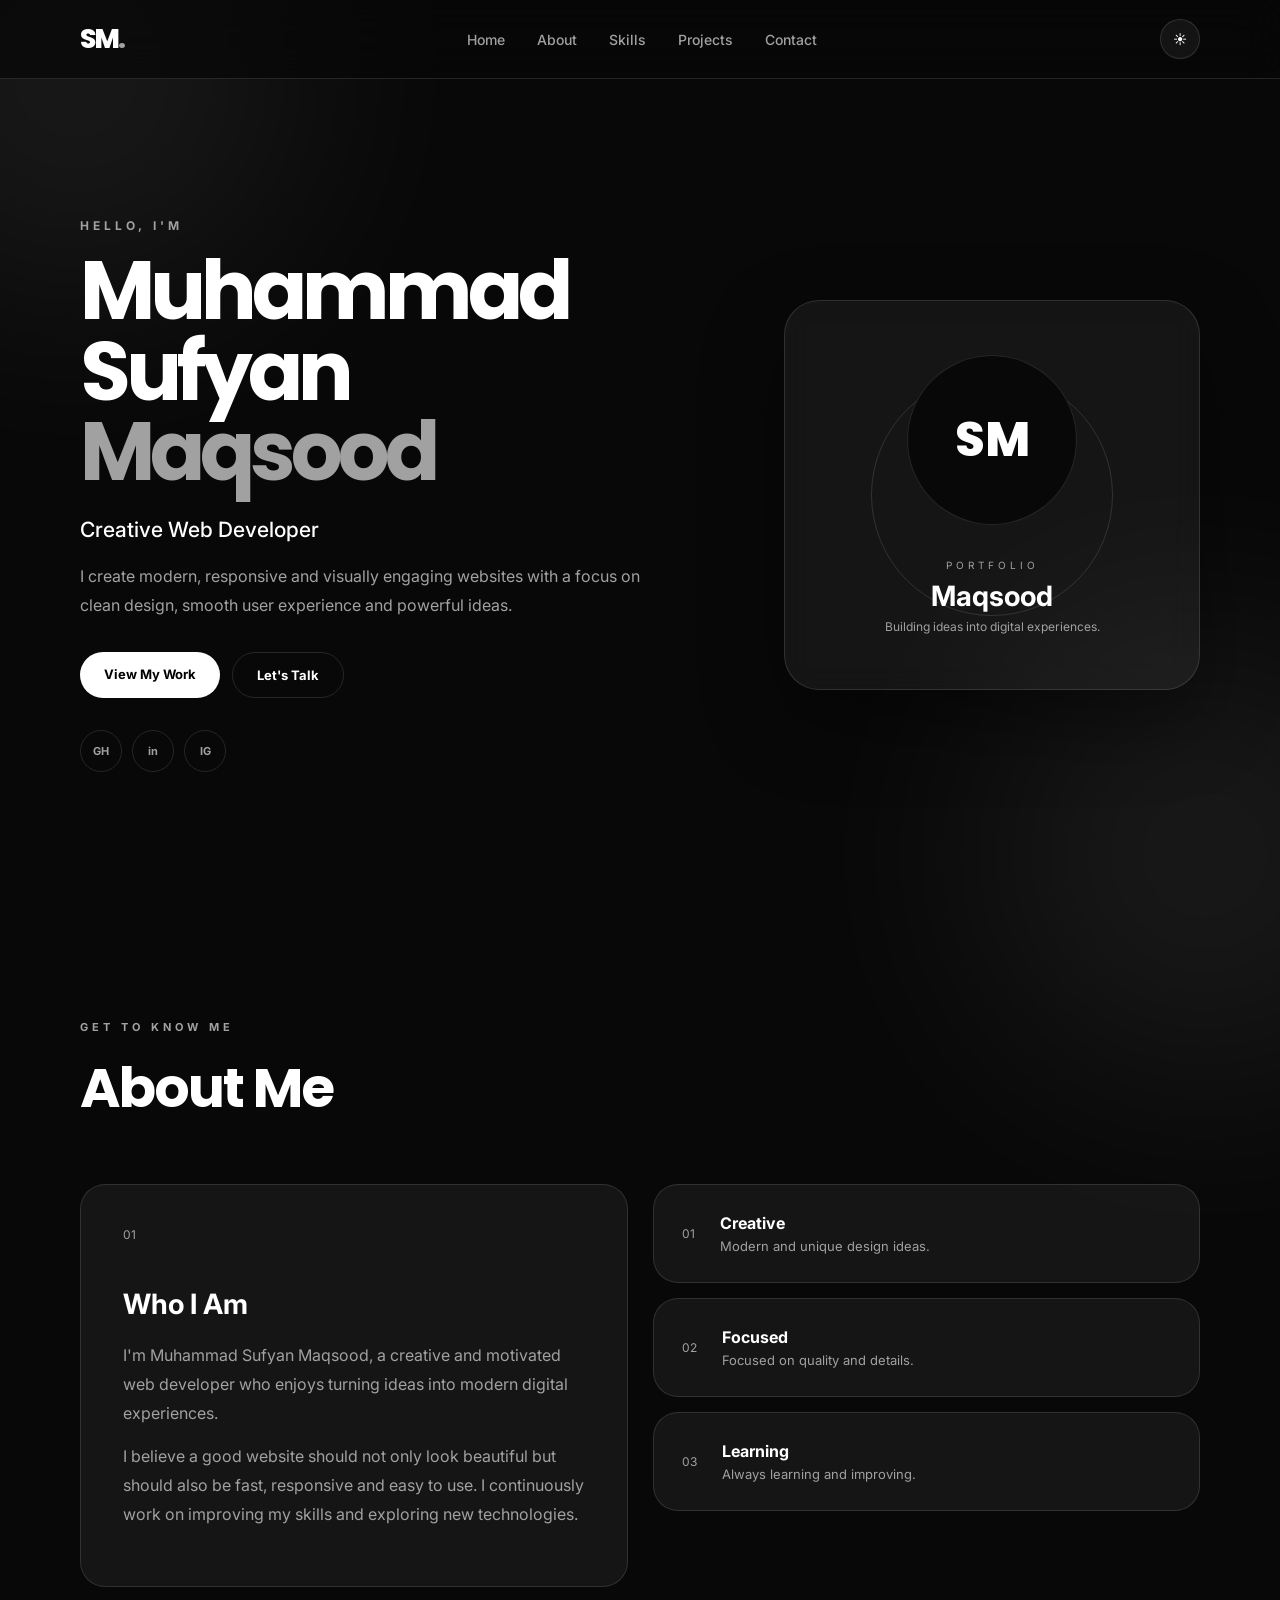
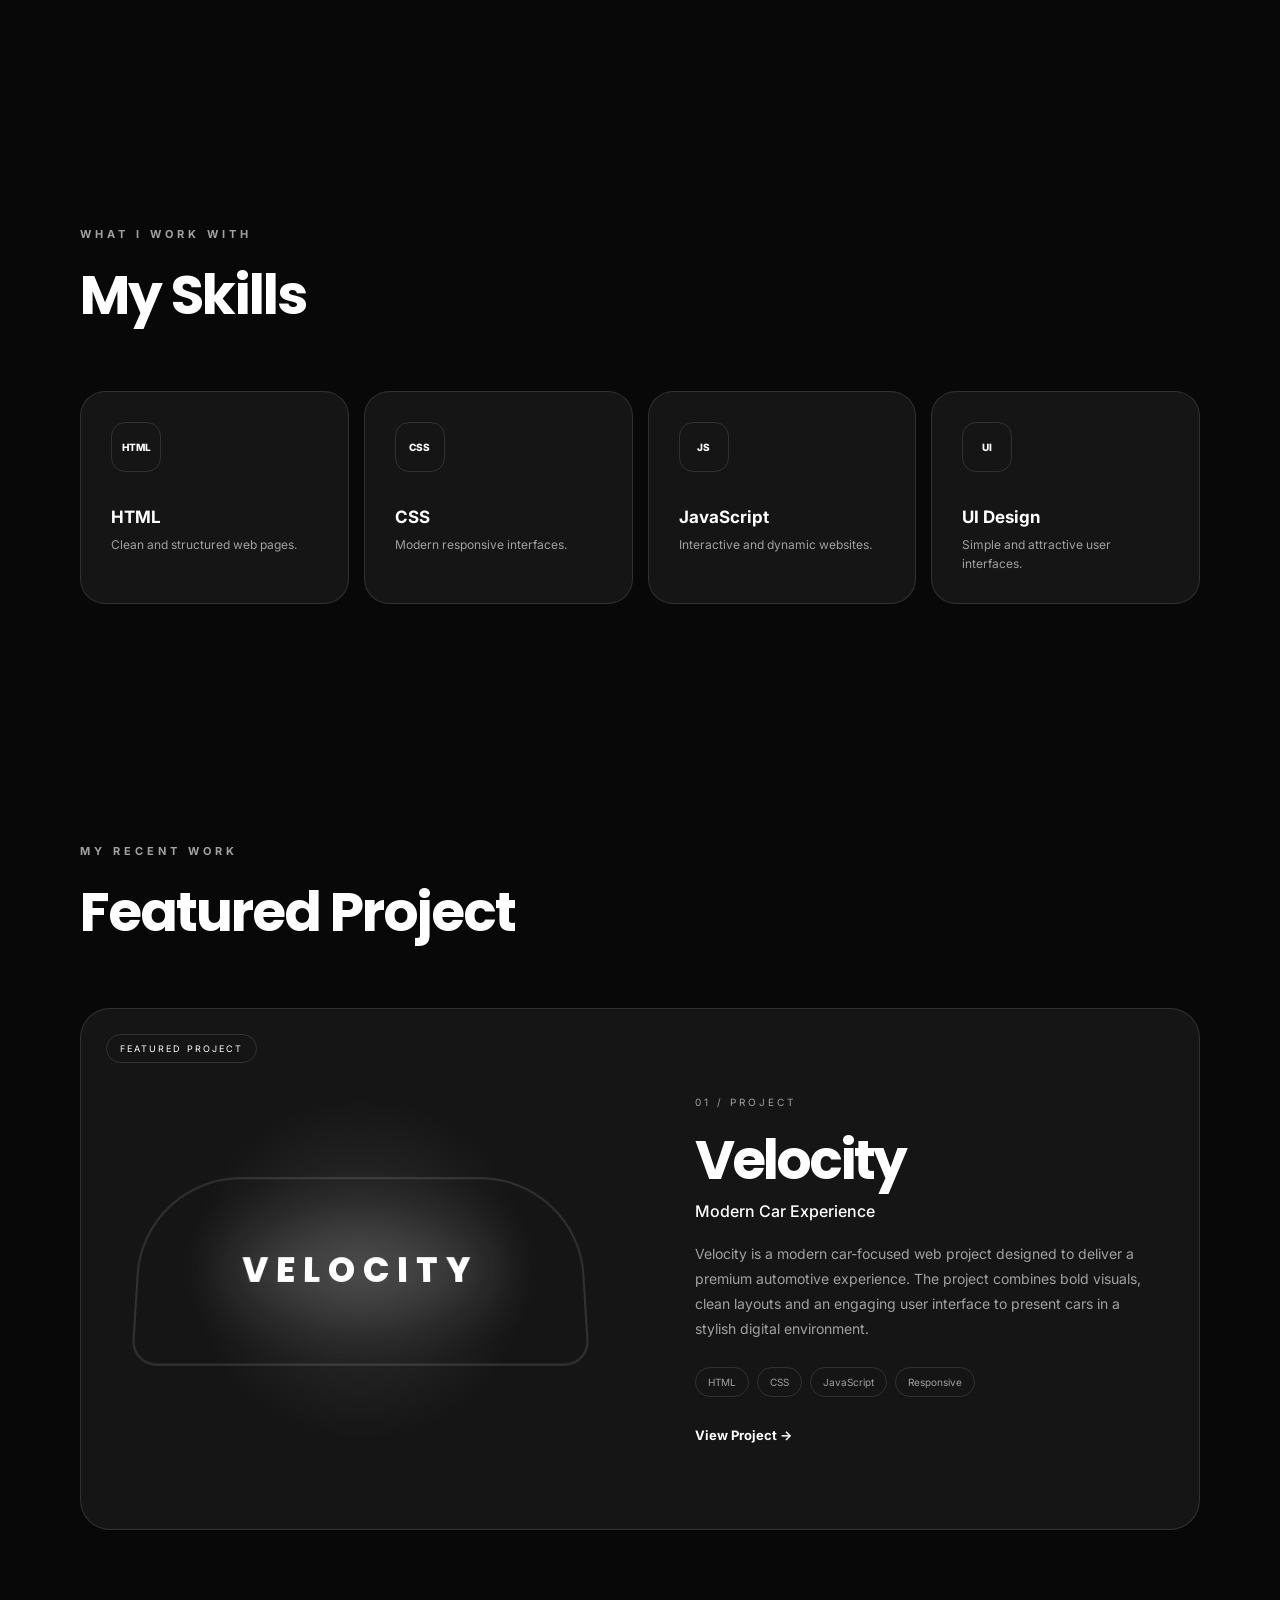
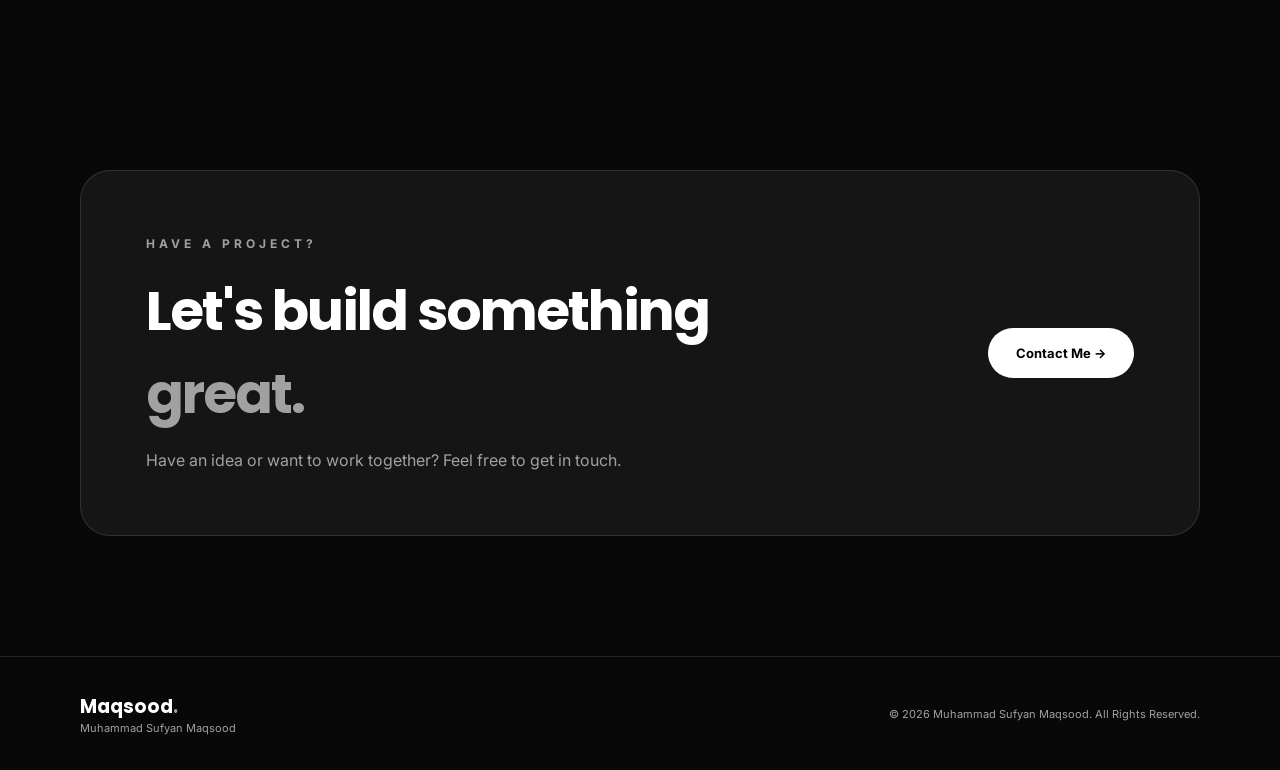
<file: index.html>
<!DOCTYPE html>
<html lang="en">
<head>
    <meta charset="UTF-8">
    <meta name="viewport" content="width=device-width, initial-scale=1.0">

    <title>Muhammad Sufyan Maqsood | Portfolio</title>

    <link rel="preconnect" href="https://fonts.googleapis.com">
    <link rel="preconnect" href="https://fonts.gstatic.com" crossorigin>

    <link href="https://fonts.googleapis.com/css2?family=Inter:wght@400;500;600;700;800&family=Poppins:wght@500;600;700;800&display=swap" rel="stylesheet">

    <link rel="stylesheet" href="style.css">
</head>

<body>

    <!-- Background -->
    <div class="background-shape shape-one"></div>
    <div class="background-shape shape-two"></div>

    <!-- Navbar -->
    <header class="navbar">
        <div class="container nav-content">

            <a href="#home" class="logo">
                SM<span>.</span>
            </a>

            <nav id="navMenu">
                <a href="#home">Home</a>
                <a href="#about">About</a>
                <a href="#skills">Skills</a>
                <a href="#projects">Projects</a>
                <a href="#contact">Contact</a>
            </nav>

            <div class="nav-actions">

                <button id="themeToggle" class="theme-btn" aria-label="Toggle theme">
                    ☀
                </button>

                <button id="menuToggle" class="menu-btn">
                    ☰
                </button>

            </div>

        </div>
    </header>


    <!-- Hero -->
    <main>

        <section id="home" class="hero">
            <div class="container hero-content">

                <div class="hero-text">

                    <p class="small-heading">
                        HELLO, I'M
                    </p>

                    <h1>
                        Muhammad Sufyan
                        <span>Maqsood</span>
                    </h1>

                    <h2>
                        Creative Web Developer
                    </h2>

                    <p class="hero-description">
                        I create modern, responsive and visually engaging
                        websites with a focus on clean design, smooth
                        user experience and powerful ideas.
                    </p>

                    <div class="hero-buttons">

                        <a href="#projects" class="btn primary-btn">
                            View My Work
                        </a>

                        <a href="#contact" class="btn secondary-btn">
                            Let's Talk
                        </a>

                    </div>

                    <div class="social-links">

                        <a href="https://github.com/MuhammadSufyanMaqsood99/sufyan-portfolio.git" title="GitHub">GH</a>
                        <a href="https://www.linkedin.com/in/sufyan-maqsood-6317353a5?utm_source=share_via&utm_content=profile&utm_medium=member_ios" title="LinkedIn">in</a>
                        <a href="https://www.instagram.com/sufyanmaqsoodofficial?stkn=MW40Ymlrbm1tcngzMA%3D%3D&utm_source=qr" title="Instagram">IG</a>

                    </div>

                </div>


                <div class="hero-card">

                    <div class="profile-circle">
                        SM
                    </div>

                    <div class="hero-card-content">
                        <span>PORTFOLIO</span>
                        <h3>Maqsood</h3>
                        <p>Building ideas into digital experiences.</p>
                    </div>

                </div>

            </div>
        </section>


        <!-- About -->
        <section id="about" class="section">

            <div class="container">

                <div class="section-heading">
                    <p>GET TO KNOW ME</p>
                    <h2>About Me</h2>
                </div>

                <div class="about-grid">

                    <div class="about-card">

                        <div class="about-number">
                            01
                        </div>

                        <h3>Who I Am</h3>

                        <p>
                            I'm Muhammad Sufyan Maqsood, a creative and
                            motivated web developer who enjoys turning
                            ideas into modern digital experiences.
                        </p>

                        <p>
                            I believe a good website should not only look
                            beautiful but should also be fast, responsive
                            and easy to use. I continuously work on improving
                            my skills and exploring new technologies.
                        </p>

                    </div>


                    <div class="about-info">

                        <div class="info-box">
                            <span>01</span>
                            <div>
                                <h4>Creative</h4>
                                <p>Modern and unique design ideas.</p>
                            </div>
                        </div>

                        <div class="info-box">
                            <span>02</span>
                            <div>
                                <h4>Focused</h4>
                                <p>Focused on quality and details.</p>
                            </div>
                        </div>

                        <div class="info-box">
                            <span>03</span>
                            <div>
                                <h4>Learning</h4>
                                <p>Always learning and improving.</p>
                            </div>
                        </div>

                    </div>

                </div>

            </div>

        </section>


        <!-- Skills -->
        <section id="skills" class="section skills-section">

            <div class="container">

                <div class="section-heading">
                    <p>WHAT I WORK WITH</p>
                    <h2>My Skills</h2>
                </div>

                <div class="skills-grid">

                    <div class="skill-card">
                        <div class="skill-icon">HTML</div>
                        <h3>HTML</h3>
                        <p>Clean and structured web pages.</p>
                    </div>

                    <div class="skill-card">
                        <div class="skill-icon">CSS</div>
                        <h3>CSS</h3>
                        <p>Modern responsive interfaces.</p>
                    </div>

                    <div class="skill-card">
                        <div class="skill-icon">JS</div>
                        <h3>JavaScript</h3>
                        <p>Interactive and dynamic websites.</p>
                    </div>

                    <div class="skill-card">
                        <div class="skill-icon">UI</div>
                        <h3>UI Design</h3>
                        <p>Simple and attractive user interfaces.</p>
                    </div>

                </div>

            </div>

        </section>


        <!-- Projects -->
        <section id="projects" class="section">

            <div class="container">

                <div class="section-heading">
                    <p>MY RECENT WORK</p>
                    <h2>Featured Project</h2>
                </div>


                <div class="project-card">

                    <div class="project-visual">

                        <div class="car-glow"></div>

                        <div class="car-placeholder">
                            <span>VELOCITY</span>
                        </div>

                        <div class="project-label">
                            FEATURED PROJECT
                        </div>

                    </div>


                    <div class="project-content">

                        <p class="project-number">01 / PROJECT</p>

                        <h3>Velocity</h3>

                        <h4>Modern Car Experience</h4>

                        <p>
                            Velocity is a modern car-focused web project
                            designed to deliver a premium automotive
                            experience. The project combines bold visuals,
                            clean layouts and an engaging user interface
                            to present cars in a stylish digital environment.
                        </p>

                        <div class="project-tags">
                            <span>HTML</span>
                            <span>CSS</span>
                            <span>JavaScript</span>
                            <span>Responsive</span>
                        </div>

                        <a href="#" class="project-btn">
                            View Project →
                        </a>

                    </div>

                </div>

            </div>

        </section>


        <!-- Contact -->
        <section id="contact" class="section contact-section">

            <div class="container">

                <div class="contact-box">

                    <div class="contact-text">

                        <p class="small-heading">
                            HAVE A PROJECT?
                        </p>

                        <h2>
                            Let's build something
                            <span>great.</span>
                        </h2>

                        <p>
                            Have an idea or want to work together?
                            Feel free to get in touch.
                        </p>

                    </div>


                    <a href="mailto:your@email.com" class="contact-btn">
                        Contact Me →
                    </a>

                </div>

            </div>

        </section>

    </main>


    <!-- Footer -->
    <footer>

        <div class="container footer-content">

            <div>
                <h3>Maqsood<span>.</span></h3>
                <p>Muhammad Sufyan Maqsood</p>
            </div>

            <p>
                ©️ 2026 Muhammad Sufyan Maqsood. All Rights Reserved.
            </p>

        </div>

    </footer>


    <script src="script.js"></script>

</body>
</html>
</file>
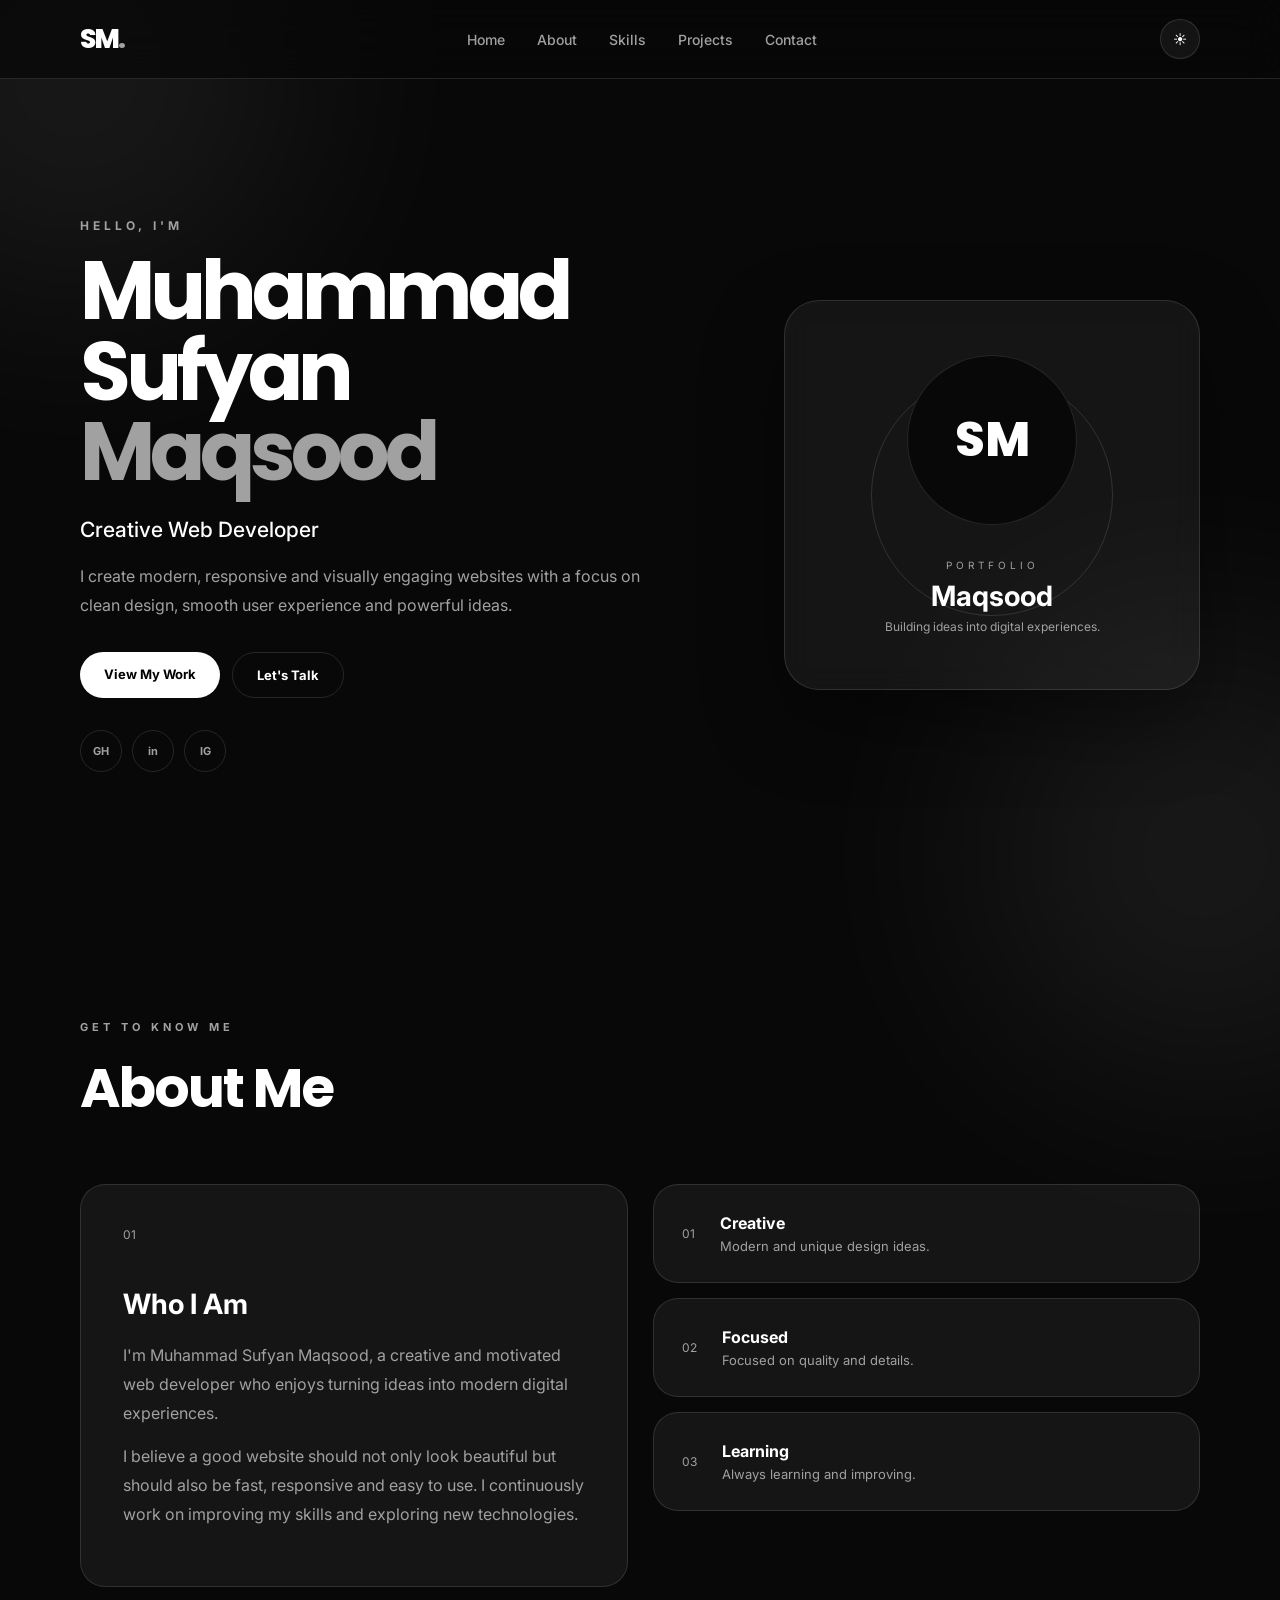
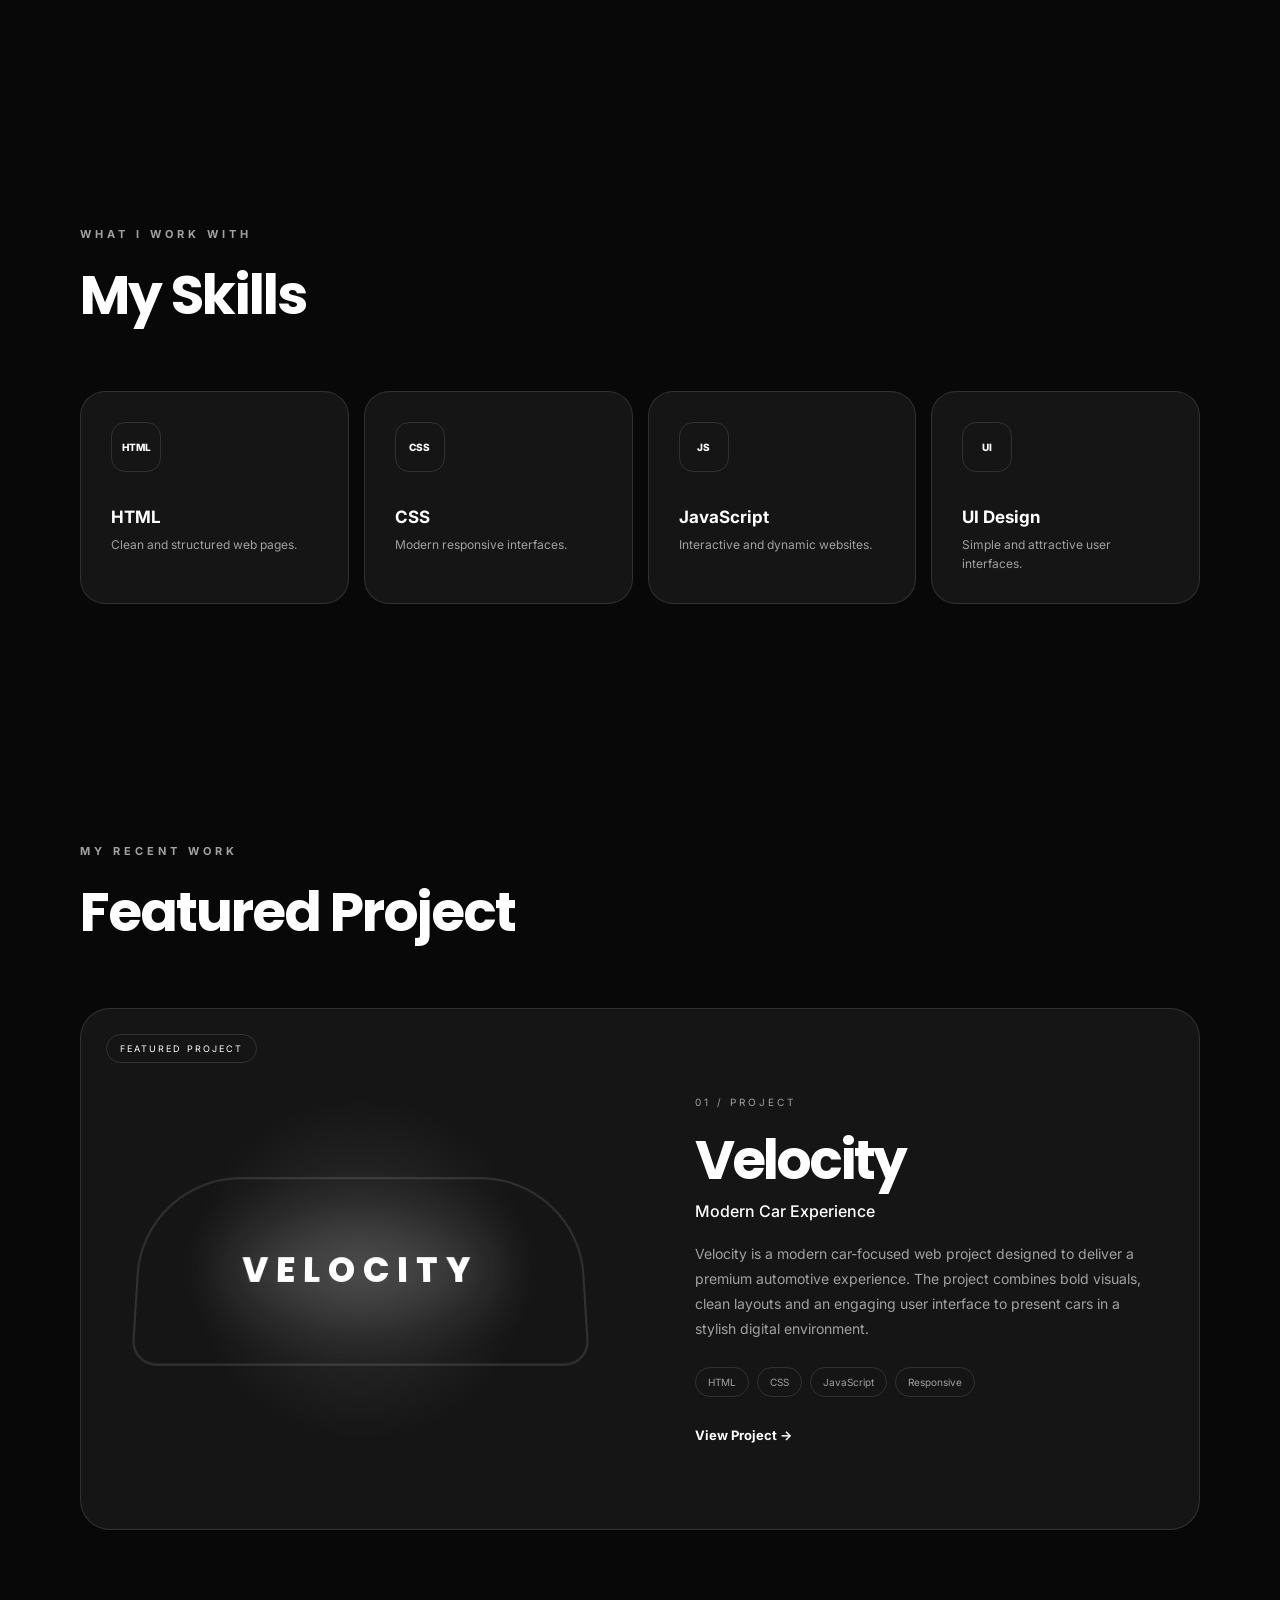
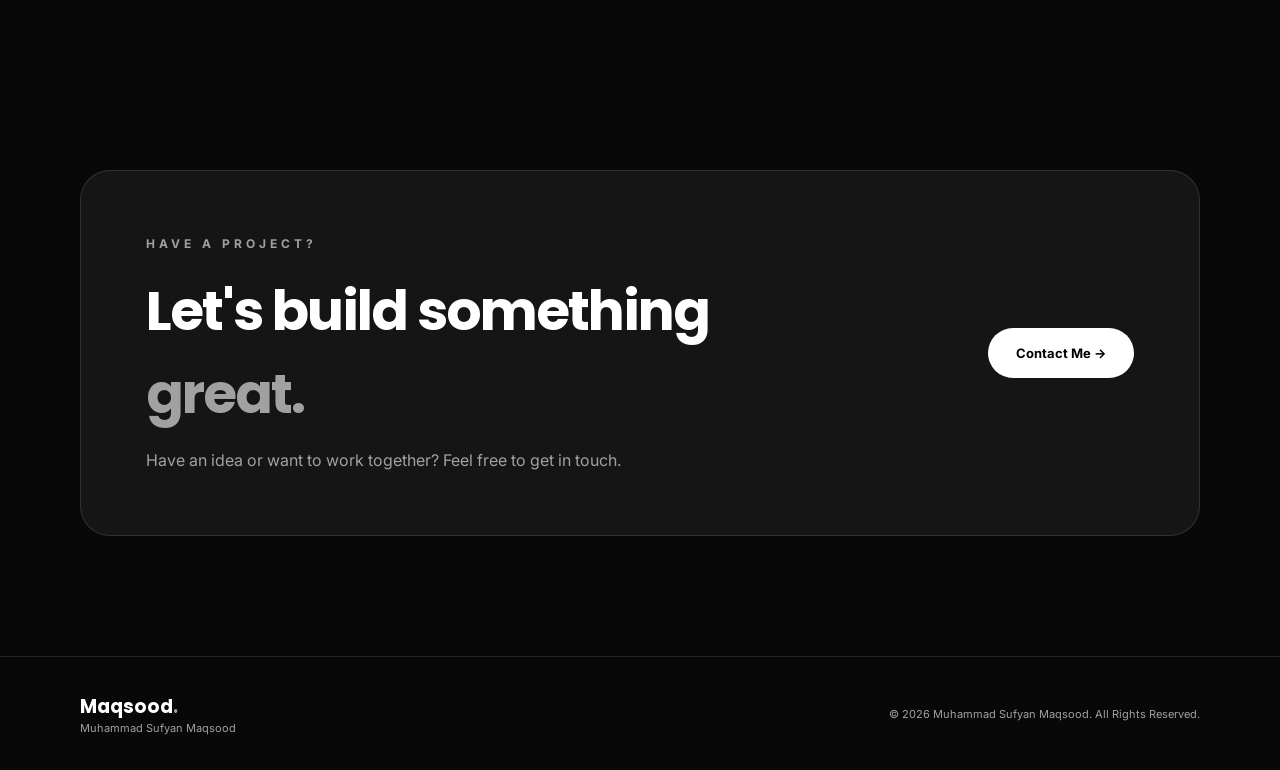
<file: sufyan.html>
<!DOCTYPE html>
<html lang="en">
<head>
    <meta charset="UTF-8">
    <meta name="viewport" content="width=device-width, initial-scale=1.0">

    <title>Muhammad Sufyan Maqsood | Portfolio</title>

    <link rel="preconnect" href="https://fonts.googleapis.com">
    <link rel="preconnect" href="https://fonts.gstatic.com" crossorigin>

    <link href="https://fonts.googleapis.com/css2?family=Inter:wght@400;500;600;700;800&family=Poppins:wght@500;600;700;800&display=swap" rel="stylesheet">

    <link rel="stylesheet" href="style.css">
</head>

<body>

    <!-- Background -->
    <div class="background-shape shape-one"></div>
    <div class="background-shape shape-two"></div>

    <!-- Navbar -->
    <header class="navbar">
        <div class="container nav-content">

            <a href="#home" class="logo">
                SM<span>.</span>
            </a>

            <nav id="navMenu">
                <a href="#home">Home</a>
                <a href="#about">About</a>
                <a href="#skills">Skills</a>
                <a href="#projects">Projects</a>
                <a href="#contact">Contact</a>
            </nav>

            <div class="nav-actions">

                <button id="themeToggle" class="theme-btn" aria-label="Toggle theme">
                    ☀
                </button>

                <button id="menuToggle" class="menu-btn">
                    ☰
                </button>

            </div>

        </div>
    </header>


    <!-- Hero -->
    <main>

        <section id="home" class="hero">
            <div class="container hero-content">

                <div class="hero-text">

                    <p class="small-heading">
                        HELLO, I'M
                    </p>

                    <h1>
                        Muhammad Sufyan
                        <span>Maqsood</span>
                    </h1>

                    <h2>
                        Creative Web Developer
                    </h2>

                    <p class="hero-description">
                        I create modern, responsive and visually engaging
                        websites with a focus on clean design, smooth
                        user experience and powerful ideas.
                    </p>

                    <div class="hero-buttons">

                        <a href="#projects" class="btn primary-btn">
                            View My Work
                        </a>

                        <a href="#contact" class="btn secondary-btn">
                            Let's Talk
                        </a>

                    </div>

                    <div class="social-links">

                        <a href="#" title="GitHub">GH</a>
                        <a href="#" title="LinkedIn">in</a>
                        <a href="#" title="Instagram">IG</a>

                    </div>

                </div>


                <div class="hero-card">

                    <div class="profile-circle">
                        SM
                    </div>

                    <div class="hero-card-content">
                        <span>PORTFOLIO</span>
                        <h3>Maqsood</h3>
                        <p>Building ideas into digital experiences.</p>
                    </div>

                </div>

            </div>
        </section>


        <!-- About -->
        <section id="about" class="section">

            <div class="container">

                <div class="section-heading">
                    <p>GET TO KNOW ME</p>
                    <h2>About Me</h2>
                </div>

                <div class="about-grid">

                    <div class="about-card">

                        <div class="about-number">
                            01
                        </div>

                        <h3>Who I Am</h3>

                        <p>
                            I'm Muhammad Sufyan Maqsood, a creative and
                            motivated web developer who enjoys turning
                            ideas into modern digital experiences.
                        </p>

                        <p>
                            I believe a good website should not only look
                            beautiful but should also be fast, responsive
                            and easy to use. I continuously work on improving
                            my skills and exploring new technologies.
                        </p>

                    </div>


                    <div class="about-info">

                        <div class="info-box">
                            <span>01</span>
                            <div>
                                <h4>Creative</h4>
                                <p>Modern and unique design ideas.</p>
                            </div>
                        </div>

                        <div class="info-box">
                            <span>02</span>
                            <div>
                                <h4>Focused</h4>
                                <p>Focused on quality and details.</p>
                            </div>
                        </div>

                        <div class="info-box">
                            <span>03</span>
                            <div>
                                <h4>Learning</h4>
                                <p>Always learning and improving.</p>
                            </div>
                        </div>

                    </div>

                </div>

            </div>

        </section>


        <!-- Skills -->
        <section id="skills" class="section skills-section">

            <div class="container">

                <div class="section-heading">
                    <p>WHAT I WORK WITH</p>
                    <h2>My Skills</h2>
                </div>

                <div class="skills-grid">

                    <div class="skill-card">
                        <div class="skill-icon">HTML</div>
                        <h3>HTML</h3>
                        <p>Clean and structured web pages.</p>
                    </div>

                    <div class="skill-card">
                        <div class="skill-icon">CSS</div>
                        <h3>CSS</h3>
                        <p>Modern responsive interfaces.</p>
                    </div>

                    <div class="skill-card">
                        <div class="skill-icon">JS</div>
                        <h3>JavaScript</h3>
                        <p>Interactive and dynamic websites.</p>
                    </div>

                    <div class="skill-card">
                        <div class="skill-icon">UI</div>
                        <h3>UI Design</h3>
                        <p>Simple and attractive user interfaces.</p>
                    </div>

                </div>

            </div>

        </section>


        <!-- Projects -->
        <section id="projects" class="section">

            <div class="container">

                <div class="section-heading">
                    <p>MY RECENT WORK</p>
                    <h2>Featured Project</h2>
                </div>


                <div class="project-card">

                    <div class="project-visual">

                        <div class="car-glow"></div>

                        <div class="car-placeholder">
                            <span>VELOCITY</span>
                        </div>

                        <div class="project-label">
                            FEATURED PROJECT
                        </div>

                    </div>


                    <div class="project-content">

                        <p class="project-number">01 / PROJECT</p>

                        <h3>Velocity</h3>

                        <h4>Modern Car Experience</h4>

                        <p>
                            Velocity is a modern car-focused web project
                            designed to deliver a premium automotive
                            experience. The project combines bold visuals,
                            clean layouts and an engaging user interface
                            to present cars in a stylish digital environment.
                        </p>

                        <div class="project-tags">
                            <span>HTML</span>
                            <span>CSS</span>
                            <span>JavaScript</span>
                            <span>Responsive</span>
                        </div>

                        <a href="#" class="project-btn">
                            View Project →
                        </a>

                    </div>

                </div>

            </div>

        </section>


        <!-- Contact -->
        <section id="contact" class="section contact-section">

            <div class="container">

                <div class="contact-box">

                    <div class="contact-text">

                        <p class="small-heading">
                            HAVE A PROJECT?
                        </p>

                        <h2>
                            Let's build something
                            <span>great.</span>
                        </h2>

                        <p>
                            Have an idea or want to work together?
                            Feel free to get in touch.
                        </p>

                    </div>


                    <a href="mailto:your@email.com" class="contact-btn">
                        Contact Me →
                    </a>

                </div>

            </div>

        </section>

    </main>


    <!-- Footer -->
    <footer>

        <div class="container footer-content">

            <div>
                <h3>Maqsood<span>.</span></h3>
                <p>Muhammad Sufyan Maqsood</p>
            </div>

            <p>
                ©️ 2026 Muhammad Sufyan Maqsood. All Rights Reserved.
            </p>

        </div>

    </footer>


    <script src="script.js"></script>

</body>
</html>
</file>
<file: style.css>
/* =====================================================
   MUHAMMAD SUFYAN MAQSOOD
   MANHOOD PORTFOLIO
   ===================================================== */

   * {
    margin: 0;
    padding: 0;
    box-sizing: border-box;
}

html {
    scroll-behavior: smooth;
}

:root {
    --bg: #080808;
    --bg-secondary: #101010;
    --card: rgba(255, 255, 255, 0.055);
    --card-hover: rgba(255, 255, 255, 0.09);

    --text: #ffffff;
    --muted: #a1a1a1;

    --border: rgba(255, 255, 255, 0.12);

    --accent: #ffffff;
    --accent-text: #000000;

    --shadow: rgba(0, 0, 0, 0.4);
}

body.light-theme {
    --bg: #f7f7f7;
    --bg-secondary: #ffffff;
    --card: rgba(0, 0, 0, 0.045);
    --card-hover: rgba(0, 0, 0, 0.08);

    --text: #111111;
    --muted: #666666;

    --border: rgba(0, 0, 0, 0.12);

    --accent: #111111;
    --accent-text: #ffffff;

    --shadow: rgba(0, 0, 0, 0.12);
}

body {
    font-family: "Inter", sans-serif;
    background: var(--bg);
    color: var(--text);
    min-height: 100vh;
    overflow-x: hidden;
    transition: background 0.3s ease, color 0.3s ease;
}

a {
    color: inherit;
    text-decoration: none;
}

button {
    font-family: inherit;
}

.container {
    width: min(1120px, 90%);
    margin: auto;
}


/* =====================================================
   BACKGROUND
   ===================================================== */

.background-shape {
    position: fixed;
    width: 450px;
    height: 450px;
    border-radius: 50%;
    filter: blur(130px);
    opacity: 0.08;
    pointer-events: none;
    z-index: -1;
}

.shape-one {
    top: -150px;
    left: -150px;
    background: white;
}

.shape-two {
    bottom: -180px;
    right: -150px;
    background: white;
}


/* =====================================================
   NAVBAR
   ===================================================== */

.navbar {
    position: fixed;
    width: 100%;
    top: 0;
    left: 0;
    z-index: 1000;

    backdrop-filter: blur(20px);
    -webkit-backdrop-filter: blur(20px);

    border-bottom: 1px solid var(--border);
    background: rgba(8, 8, 8, 0.72);
}

.light-theme .navbar {
    background: rgba(247, 247, 247, 0.78);
}

.nav-content {
    height: 78px;
    display: flex;
    align-items: center;
    justify-content: space-between;
}

.logo {
    font-family: "Poppins", sans-serif;
    font-size: 27px;
    font-weight: 800;
    letter-spacing: -2px;
}

.logo span,
footer span {
    color: var(--muted);
}

nav {
    display: flex;
    gap: 32px;
}

nav a {
    position: relative;
    color: var(--muted);
    font-size: 14px;
    font-weight: 500;
    transition: 0.3s;
}

nav a:hover {
    color: var(--text);
}

nav a::after {
    content: "";
    position: absolute;
    width: 0;
    height: 1px;
    bottom: -7px;
    left: 0;
    background: var(--text);
    transition: 0.3s;
}

nav a:hover::after {
    width: 100%;
}

.nav-actions {
    display: flex;
    align-items: center;
    gap: 10px;
}

.theme-btn,
.menu-btn {
    width: 40px;
    height: 40px;
    border: 1px solid var(--border);
    border-radius: 50%;
    background: var(--card);
    color: var(--text);
    cursor: pointer;
    transition: 0.3s;
}

.theme-btn:hover,
.menu-btn:hover {
    background: var(--card-hover);
    transform: rotate(10deg);
}

.menu-btn {
    display: none;
    border-radius: 10px;
}


/* =====================================================
   HERO
   ===================================================== */

.hero {
    min-height: 100vh;
    display: flex;
    align-items: center;
    padding-top: 90px;
}

.hero-content {
    display: grid;
    grid-template-columns: 1.2fr 0.8fr;
    align-items: center;
    gap: 80px;
}

.small-heading {
    color: var(--muted);
    font-size: 12px;
    font-weight: 700;
    letter-spacing: 4px;
    margin-bottom: 18px;
}

.hero h1 {
    font-family: "Poppins", sans-serif;
    font-size: clamp(48px, 7vw, 82px);
    line-height: 0.98;
    letter-spacing: -5px;
    max-width: 800px;
}

.hero h1 span {
    display: block;
    color: var(--muted);
}

.hero h2 {
    margin-top: 25px;
    font-size: 21px;
    font-weight: 500;
}

.hero-description {
    color: var(--muted);
    max-width: 580px;
    line-height: 1.8;
    margin-top: 20px;
}

.hero-buttons {
    display: flex;
    gap: 12px;
    margin-top: 32px;
}

.btn {
    padding: 14px 24px;
    border-radius: 50px;
    font-size: 13px;
    font-weight: 700;
    transition: 0.3s;
}

.primary-btn {
    background: var(--accent);
    color: var(--accent-text);
}

.primary-btn:hover {
    transform: translateY(-4px);
}

.secondary-btn {
    border: 1px solid var(--border);
}

.secondary-btn:hover {
    background: var(--card-hover);
}

.social-links {
    display: flex;
    gap: 10px;
    margin-top: 32px;
}

.social-links a {
    width: 42px;
    height: 42px;
    border: 1px solid var(--border);
    border-radius: 50%;
    display: flex;
    align-items: center;
    justify-content: center;
    font-size: 11px;
    font-weight: 700;
    color: var(--muted);
    transition: 0.3s;
}

.social-links a:hover {
    color: var(--text);
    transform: translateY(-4px);
}


/* =====================================================
   HERO CARD
   ===================================================== */

.hero-card {
    min-height: 390px;
    border: 1px solid var(--border);
    border-radius: 35px;
    background: var(--card);
    backdrop-filter: blur(15px);

    display: flex;
    flex-direction: column;
    align-items: center;
    justify-content: center;

    position: relative;
    overflow: hidden;

    box-shadow: 0 30px 80px var(--shadow);
}

.hero-card::before {
    content: "";
    position: absolute;
    width: 240px;
    height: 240px;
    border-radius: 50%;
    border: 1px solid var(--border);
}

.profile-circle {
    width: 170px;
    height: 170px;
    border-radius: 50%;
    border: 1px solid var(--border);

    display: flex;
    align-items: center;
    justify-content: center;

    font-family: "Poppins", sans-serif;
    font-size: 48px;
    font-weight: 800;

    background: var(--bg);
    z-index: 2;
}

.hero-card-content {
    text-align: center;
    margin-top: 28px;
    z-index: 2;
}

.hero-card-content span {
    font-size: 10px;
    letter-spacing: 4px;
    color: var(--muted);
}

.hero-card-content h3 {
    font-size: 28px;
    margin: 6px 0;
}

.hero-card-content p {
    color: var(--muted);
    font-size: 12px;
}


/* =====================================================
   SECTIONS
   ===================================================== */

.section {
    padding: 120px 0;
}

.section-heading {
    margin-bottom: 55px;
}

.section-heading p {
    color: var(--muted);
    letter-spacing: 4px;
    font-size: 11px;
    font-weight: 700;
    margin-bottom: 12px;
}

.section-heading h2 {
    font-family: "Poppins", sans-serif;
    font-size: clamp(35px, 5vw, 55px);
    letter-spacing: -2px;
}


/* =====================================================
   ABOUT
   ===================================================== */

.about-grid {
    display: grid;
    grid-template-columns: 1fr 1fr;
    gap: 25px;
}

.about-card,
.info-box,
.skill-card {
    border: 1px solid var(--border);
    background: var(--card);
    border-radius: 25px;
}

.about-card {
    padding: 42px;
}

.about-number {
    color: var(--muted);
    font-size: 12px;
    margin-bottom: 45px;
}

.about-card h3 {
    font-size: 28px;
    margin-bottom: 20px;
}

.about-card p {
    color: var(--muted);
    line-height: 1.8;
    margin-bottom: 15px;
}

.about-info {
    display: flex;
    flex-direction: column;
    gap: 15px;
}

.info-box {
    padding: 28px;
    display: flex;
    align-items: center;
    gap: 25px;
    transition: 0.3s;
}

.info-box:hover,
.skill-card:hover {
    transform: translateY(-5px);
    background: var(--card-hover);
}

.info-box > span {
    font-size: 12px;
    color: var(--muted);
}

.info-box h4 {
    margin-bottom: 5px;
}

.info-box p {
    color: var(--muted);
    font-size: 13px;
}


/* =====================================================
   SKILLS
   ===================================================== */

.skills-grid {
    display: grid;
    grid-template-columns: repeat(4, 1fr);
    gap: 15px;
}

.skill-card {
    padding: 30px;
    min-height: 190px;
    transition: 0.3s;
}

.skill-icon {
    width: 50px;
    height: 50px;
    border: 1px solid var(--border);
    border-radius: 14px;

    display: flex;
    align-items: center;
    justify-content: center;

    font-size: 10px;
    font-weight: 800;

    margin-bottom: 35px;
}

.skill-card h3 {
    font-size: 17px;
    margin-bottom: 8px;
}

.skill-card p {
    color: var(--muted);
    font-size: 12px;
    line-height: 1.6;
}


/* =====================================================
   PROJECT
   ===================================================== */

.project-card {
    display: grid;
    grid-template-columns: 1fr 1fr;

    border: 1px solid var(--border);
    border-radius: 30px;
    overflow: hidden;

    background: var(--card);
}

.project-visual {
    min-height: 520px;
    position: relative;

    display: flex;
    align-items: center;
    justify-content: center;

    background:
        radial-gradient(circle at center,
        rgba(255,255,255,0.12),
        transparent 45%);
}

.car-glow {
    width: 280px;
    height: 100px;
    border-radius: 50%;
    background: rgba(255,255,255,0.13);
    filter: blur(30px);
    position: absolute;
}

.car-placeholder {
    width: 80%;
    height: 190px;
    border: 2px solid var(--border);
    border-radius: 100px 100px 25px 25px;

    display: flex;
    align-items: center;
    justify-content: center;

    font-family: "Poppins", sans-serif;
    font-size: 35px;
    font-weight: 800;
    letter-spacing: 8px;

    transform: perspective(500px) rotateX(8deg);
}

.project-label {
    position: absolute;
    top: 25px;
    left: 25px;

    padding: 8px 13px;
    border: 1px solid var(--border);
    border-radius: 50px;

    font-size: 9px;
    letter-spacing: 2px;
}

.project-content {
    padding: 55px;
    display: flex;
    flex-direction: column;
    justify-content: center;
}

.project-number {
    color: var(--muted);
    font-size: 10px;
    letter-spacing: 3px;
}

.project-content h3 {
    font-family: "Poppins", sans-serif;
    font-size: 55px;
    margin-top: 10px;
    letter-spacing: -3px;
}

.project-content h4 {
    font-size: 16px;
    font-weight: 500;
    margin-bottom: 20px;
}

.project-content > p:not(.project-number) {
    color: var(--muted);
    line-height: 1.8;
    font-size: 14px;
}

.project-tags {
    display: flex;
    flex-wrap: wrap;
    gap: 8px;
    margin-top: 25px;
}

.project-tags span {
    border: 1px solid var(--border);
    padding: 8px 12px;
    border-radius: 50px;
    font-size: 10px;
    color: var(--muted);
}

.project-btn {
    display: inline-block;
    margin-top: 30px;
    font-size: 13px;
    font-weight: 700;
}


/* =====================================================
   CONTACT
   ===================================================== */

.contact-box {
    border: 1px solid var(--border);
    border-radius: 30px;
    padding: 65px;

    display: flex;
    align-items: center;
    justify-content: space-between;
    gap: 40px;

    background: var(--card);
}

.contact-text h2 {
    font-family: "Poppins", sans-serif;
    font-size: clamp(35px, 5vw, 55px);
    letter-spacing: -2px;
    max-width: 650px;
}

.contact-text h2 span {
    color: var(--muted);
}

.contact-text > p:last-child {
    color: var(--muted);
    margin-top: 15px;
}

.contact-btn {
    white-space: nowrap;
    padding: 17px 28px;
    background: var(--accent);
    color: var(--accent-text);
    border-radius: 50px;
    font-size: 13px;
    font-weight: 700;
    transition: 0.3s;
}

.contact-btn:hover {
    transform: translateY(-4px);
}


/* =====================================================
   FOOTER
   ===================================================== */

footer {
    border-top: 1px solid var(--border);
    padding: 35px 0;
}

.footer-content {
    display: flex;
    justify-content: space-between;
    align-items: center;
    gap: 20px;
}

.footer-content h3 {
    font-family: "Poppins", sans-serif;
}

.footer-content p {
    color: var(--muted);
    font-size: 11px;
}


/* =====================================================
   MOBILE
   ===================================================== */

@media (max-width: 850px) {

    nav {
        position: absolute;
        top: 78px;
        left: 5%;
        width: 90%;

        padding: 25px;

        flex-direction: column;
        gap: 22px;

        border: 1px solid var(--border);
        border-radius: 20px;

        background: var(--bg-secondary);

        opacity: 0;
        visibility: hidden;
        transform: translateY(-10px);
        transition: 0.3s;
    }

    nav.active {
        opacity: 1;
        visibility: visible;
        transform: translateY(0);
    }

    .menu-btn {
        display: block;
    }

    .hero-content {
        grid-template-columns: 1fr;
        gap: 55px;
    }

    .hero {
        padding-top: 130px;
    }

    .hero-card {
        min-height: 330px;
    }

    .about-grid {
        grid-template-columns: 1fr;
    }

    .skills-grid {
        grid-template-columns: repeat(2, 1fr);
    }

    .project-card {
        grid-template-columns: 1fr;
    }

    .project-visual {
        min-height: 350px;
    }

    .contact-box {
        flex-direction: column;
        align-items: flex-start;
    }
}


@media (max-width: 550px) {

    .hero h1 {
        font-size: 48px;
        letter-spacing: -3px;
    }

    .hero-buttons {
        flex-direction: column;
    }

    .btn {
        text-align: center;
    }

    .skills-grid {
        grid-template-columns: 1fr;
    }

    .project-content {
        padding: 35px 25px;
    }

    .project-content h3 {
        font-size: 45px;
    }

    .contact-box {
        padding: 40px 25px;
    }

    .footer-content {
        flex-direction: column;
        align-items: flex-start;
    }

}
</file>
